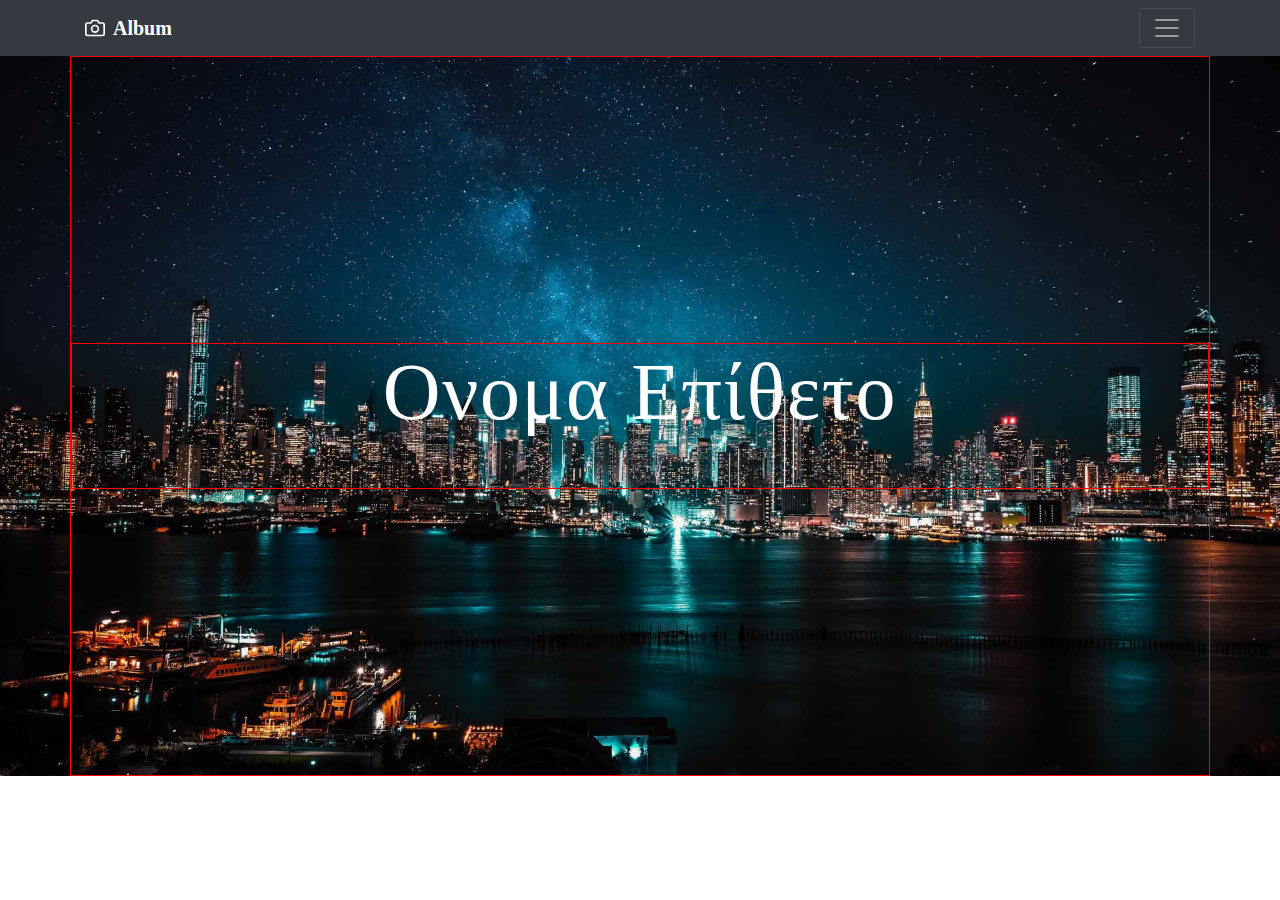
<file: index.html/index.html>
<!doctype html>
<html lang="el">
  <head>
    <meta charset="utf-8">
    <meta name="viewport" content="width=device-width, initial-scale=1, shrink-to-fit=no">
    <meta name="description" content="">
    <meta name="author" content="Mark Otto, Jacob Thornton, and Bootstrap contributors">
    <meta name="generator" content="Hugo 0.80.0">
    <title>εργασία Ολυμπία Τσικαμπάκα</title>

    <link rel="canonical" href="https://getbootstrap.com/docs/4.6/examples/jumbotron/">

    

    <!-- Bootstrap core CSS -->
<link href="../assets/css/bootstrap.css" rel="stylesheet">



  

    
    <!-- Custom styles for this template -->
    <link href="../assets/css/custom.css" rel="stylesheet">
    <link href="../assets/css/fonds.css" rel="stylesheet">
  </head>


  <body>
 <header>
  <div class="collapse bg-black" id="navbarHeader">
    <div class="container">
      <div class="row">
        <div class="col-sm-8 col-md-7 py-4">
          <h4 class="text-white">About</h4>
          <p class="text-muted">Add some information about the album below, the author, or any other background context. Make it a few sentences long so folks can pick up some informative tidbits. Then, link them off to some social networking sites or contact information.</p>
        </div>
        <div class="col-sm-4 offset-md-1 py-4">
          <h4 class="text-white">Contact</h4>
          <ul class="list-unstyled">
            <li><a href="#" class="text-white">Follow on Twitter</a></li>
            <li><a href="#" class="text-white">Like on Facebook</a></li>
            <li><a href="#" class="text-white">Email me</a></li>
          </ul>
        </div>
      </div>
    </div>
  </div>
  <div class="navbar navbar-dark bg-dark shadow-sm">
    <div class="container d-flex justify-content-between">
      <a href="#" class="navbar-brand d-flex align-items-center">
        <svg xmlns="http://www.w3.org/2000/svg" width="20" height="20" fill="none" stroke="currentColor" stroke-linecap="round" stroke-linejoin="round" stroke-width="2" aria-hidden="true" class="mr-2" viewBox="0 0 24 24" focusable="false"><path d="M23 19a2 2 0 0 1-2 2H3a2 2 0 0 1-2-2V8a2 2 0 0 1 2-2h4l2-3h6l2 3h4a2 2 0 0 1 2 2z"/><circle cx="12" cy="13" r="4"/></svg>
        <strong>Album</strong>
      </a>
      <button class="navbar-toggler" type="button" data-toggle="collapse" data-target="#navbarHeader" aria-controls="navbarHeader" aria-expanded="false" aria-label="Toggle navigation">
        <span class="navbar-toggler-icon"></span>
      </button>
    </div>
  </div>
 </header>
<!--section hero-->
 <section class="hero">
<div class="container h-100 test">
  

  <div class="row h-100 justify-content-center align-items-center">
    <div class="col-12 text-center test">
      <h1>Oνομα Eπίθετο</h1>
      <p>web developer</p>
     </div>
  
  </div>
</div>


 </section>

<!--section hero end-->

<!--section about-->
<section class="about">

 </section>
<!--section about end-->

<!--section services-->
 <section class="services">

 </section>

    <script src="https://code.jquery.com/jquery-3.5.1.slim.min.js" ></script>
      <script src="../assets/js/bootstrap.bundle.min.js"></script>

      
  </body>
</html>
</file>
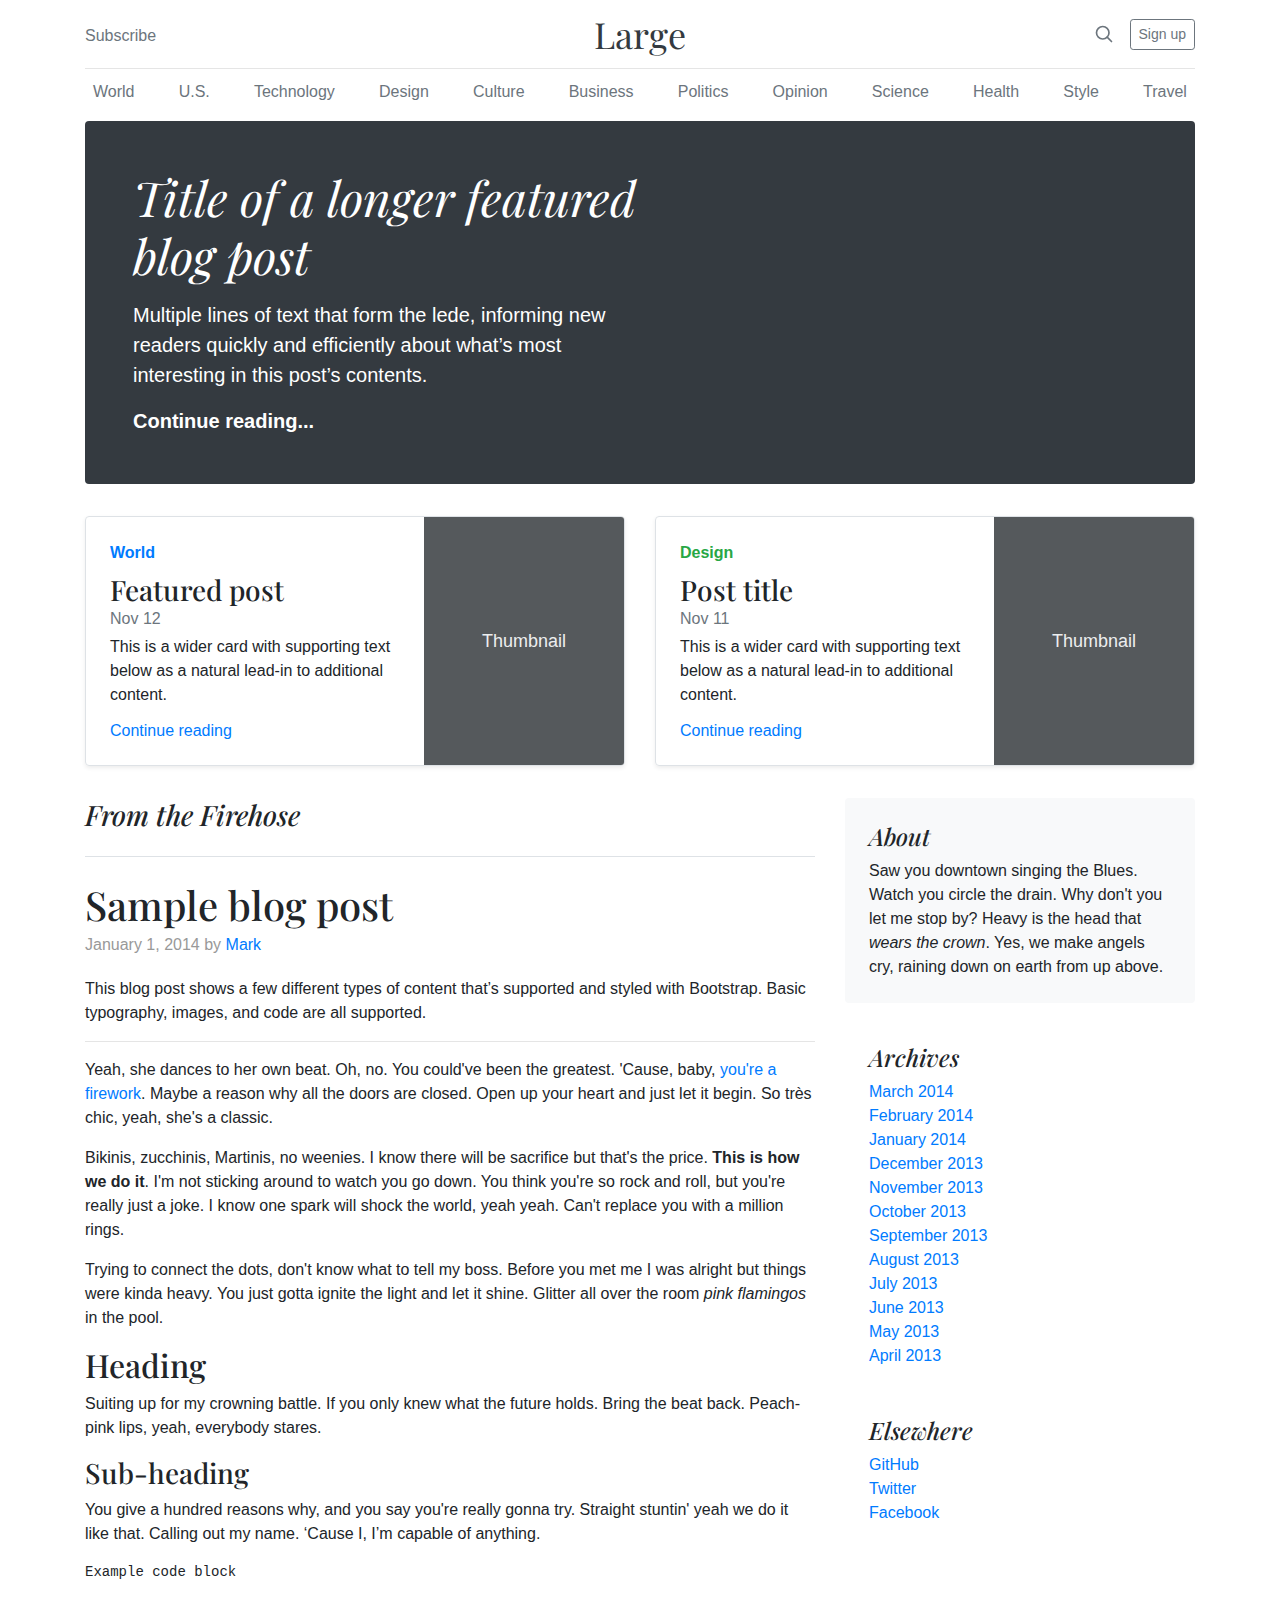
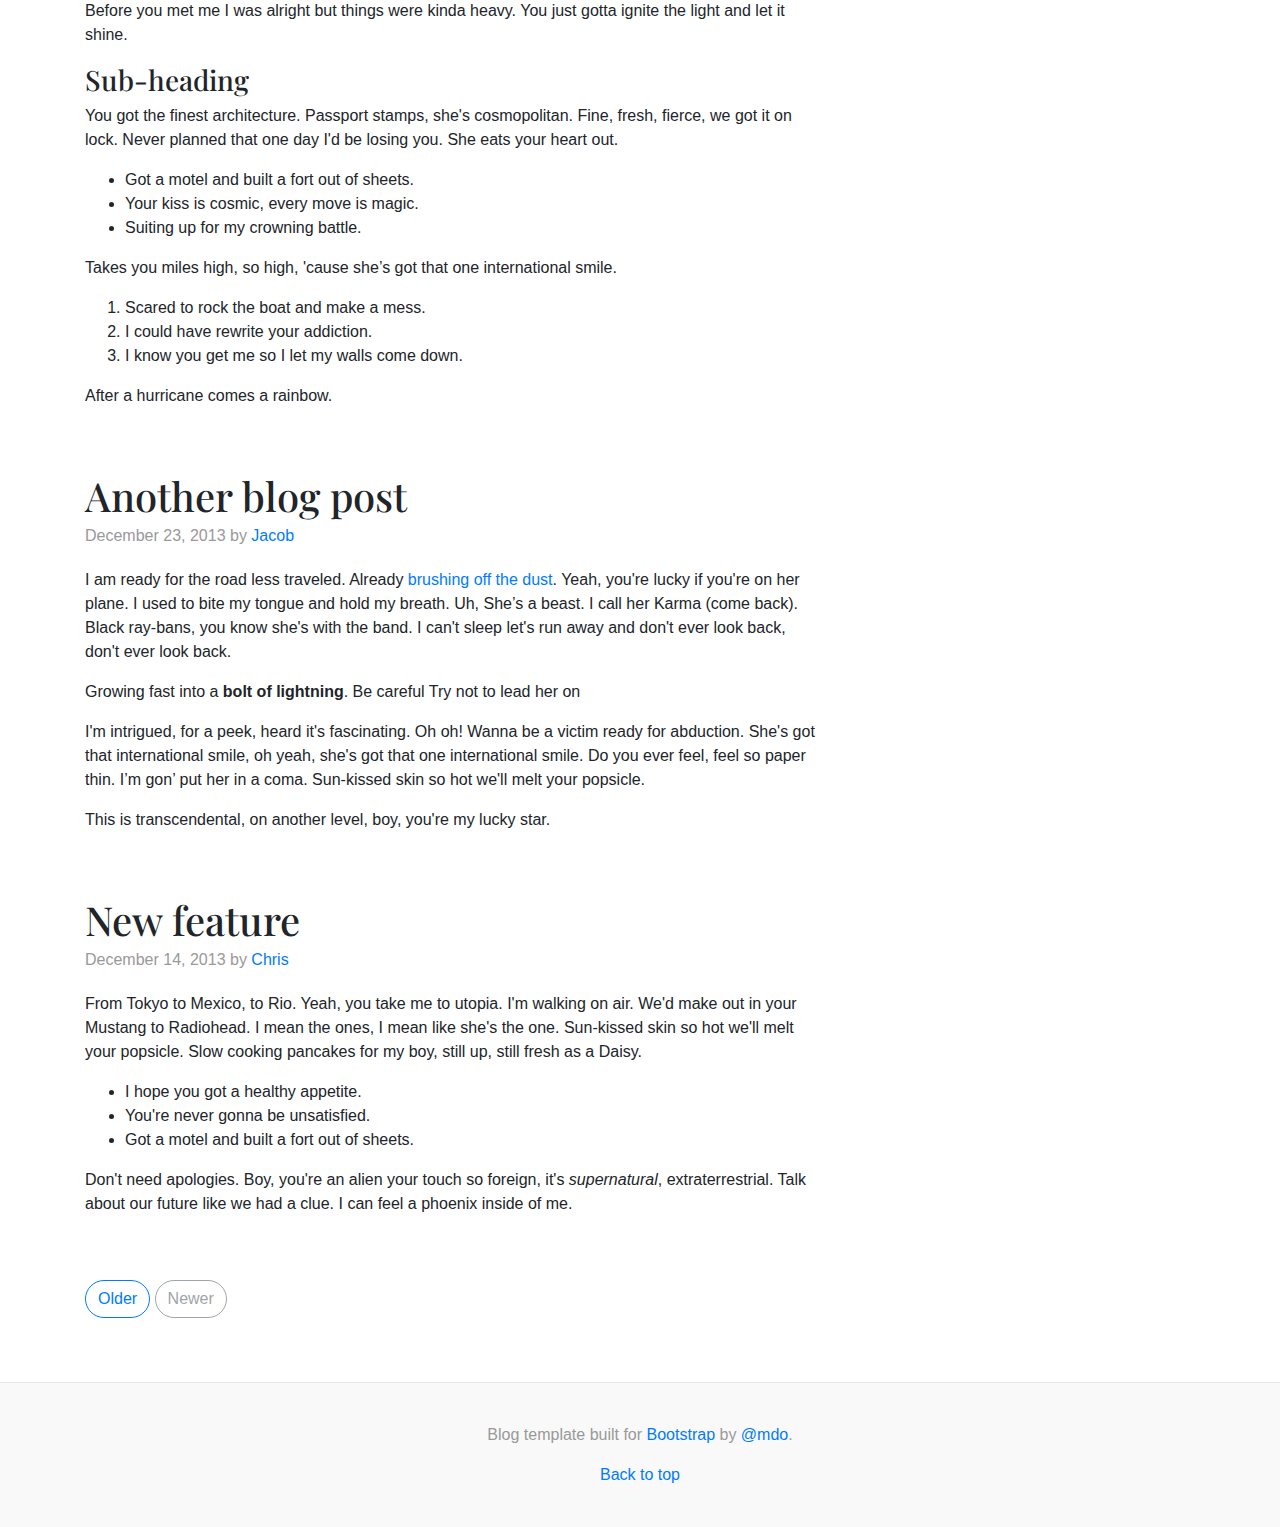
<file: material/downloads/bootstrap-4.6.0-examples/blog/index.html>
<!doctype html>
<html lang="en">
  <head>
    <meta charset="utf-8">
    <meta name="viewport" content="width=device-width, initial-scale=1, shrink-to-fit=no">
    <meta name="description" content="">
    <meta name="author" content="Mark Otto, Jacob Thornton, and Bootstrap contributors">
    <meta name="generator" content="Hugo 0.80.0">
    <title>Blog Template · Bootstrap v4.6</title>

    <link rel="canonical" href="https://getbootstrap.com/docs/4.6/examples/blog/">

    

    <!-- Bootstrap core CSS -->
<link href="../assets/dist/css/bootstrap.min.css" rel="stylesheet">



    <style>
      .bd-placeholder-img {
        font-size: 1.125rem;
        text-anchor: middle;
        -webkit-user-select: none;
        -moz-user-select: none;
        -ms-user-select: none;
        user-select: none;
      }

      @media (min-width: 768px) {
        .bd-placeholder-img-lg {
          font-size: 3.5rem;
        }
      }
    </style>

    
    <!-- Custom styles for this template -->
    <link href="https://fonts.googleapis.com/css?family=Playfair&#43;Display:700,900" rel="stylesheet">
    <!-- Custom styles for this template -->
    <link href="blog.css" rel="stylesheet">
  </head>
  <body>
    
<div class="container">
  <header class="blog-header py-3">
    <div class="row flex-nowrap justify-content-between align-items-center">
      <div class="col-4 pt-1">
        <a class="text-muted" href="#">Subscribe</a>
      </div>
      <div class="col-4 text-center">
        <a class="blog-header-logo text-dark" href="#">Large</a>
      </div>
      <div class="col-4 d-flex justify-content-end align-items-center">
        <a class="text-muted" href="#" aria-label="Search">
          <svg xmlns="http://www.w3.org/2000/svg" width="20" height="20" fill="none" stroke="currentColor" stroke-linecap="round" stroke-linejoin="round" stroke-width="2" class="mx-3" role="img" viewBox="0 0 24 24" focusable="false"><title>Search</title><circle cx="10.5" cy="10.5" r="7.5"/><path d="M21 21l-5.2-5.2"/></svg>
        </a>
        <a class="btn btn-sm btn-outline-secondary" href="#">Sign up</a>
      </div>
    </div>
  </header>

  <div class="nav-scroller py-1 mb-2">
    <nav class="nav d-flex justify-content-between">
      <a class="p-2 text-muted" href="#">World</a>
      <a class="p-2 text-muted" href="#">U.S.</a>
      <a class="p-2 text-muted" href="#">Technology</a>
      <a class="p-2 text-muted" href="#">Design</a>
      <a class="p-2 text-muted" href="#">Culture</a>
      <a class="p-2 text-muted" href="#">Business</a>
      <a class="p-2 text-muted" href="#">Politics</a>
      <a class="p-2 text-muted" href="#">Opinion</a>
      <a class="p-2 text-muted" href="#">Science</a>
      <a class="p-2 text-muted" href="#">Health</a>
      <a class="p-2 text-muted" href="#">Style</a>
      <a class="p-2 text-muted" href="#">Travel</a>
    </nav>
  </div>

  <div class="jumbotron p-4 p-md-5 text-white rounded bg-dark">
    <div class="col-md-6 px-0">
      <h1 class="display-4 font-italic">Title of a longer featured blog post</h1>
      <p class="lead my-3">Multiple lines of text that form the lede, informing new readers quickly and efficiently about what’s most interesting in this post’s contents.</p>
      <p class="lead mb-0"><a href="#" class="text-white font-weight-bold">Continue reading...</a></p>
    </div>
  </div>

  <div class="row mb-2">
    <div class="col-md-6">
      <div class="row no-gutters border rounded overflow-hidden flex-md-row mb-4 shadow-sm h-md-250 position-relative">
        <div class="col p-4 d-flex flex-column position-static">
          <strong class="d-inline-block mb-2 text-primary">World</strong>
          <h3 class="mb-0">Featured post</h3>
          <div class="mb-1 text-muted">Nov 12</div>
          <p class="card-text mb-auto">This is a wider card with supporting text below as a natural lead-in to additional content.</p>
          <a href="#" class="stretched-link">Continue reading</a>
        </div>
        <div class="col-auto d-none d-lg-block">
          <svg class="bd-placeholder-img" width="200" height="250" xmlns="http://www.w3.org/2000/svg" role="img" aria-label="Placeholder: Thumbnail" preserveAspectRatio="xMidYMid slice" focusable="false"><title>Placeholder</title><rect width="100%" height="100%" fill="#55595c"/><text x="50%" y="50%" fill="#eceeef" dy=".3em">Thumbnail</text></svg>

        </div>
      </div>
    </div>
    <div class="col-md-6">
      <div class="row no-gutters border rounded overflow-hidden flex-md-row mb-4 shadow-sm h-md-250 position-relative">
        <div class="col p-4 d-flex flex-column position-static">
          <strong class="d-inline-block mb-2 text-success">Design</strong>
          <h3 class="mb-0">Post title</h3>
          <div class="mb-1 text-muted">Nov 11</div>
          <p class="mb-auto">This is a wider card with supporting text below as a natural lead-in to additional content.</p>
          <a href="#" class="stretched-link">Continue reading</a>
        </div>
        <div class="col-auto d-none d-lg-block">
          <svg class="bd-placeholder-img" width="200" height="250" xmlns="http://www.w3.org/2000/svg" role="img" aria-label="Placeholder: Thumbnail" preserveAspectRatio="xMidYMid slice" focusable="false"><title>Placeholder</title><rect width="100%" height="100%" fill="#55595c"/><text x="50%" y="50%" fill="#eceeef" dy=".3em">Thumbnail</text></svg>

        </div>
      </div>
    </div>
  </div>
</div>

<main role="main" class="container">
  <div class="row">
    <div class="col-md-8 blog-main">
      <h3 class="pb-4 mb-4 font-italic border-bottom">
        From the Firehose
      </h3>

      <div class="blog-post">
        <h2 class="blog-post-title">Sample blog post</h2>
        <p class="blog-post-meta">January 1, 2014 by <a href="#">Mark</a></p>

        <p>This blog post shows a few different types of content that’s supported and styled with Bootstrap. Basic typography, images, and code are all supported.</p>
        <hr>
        <p>Yeah, she dances to her own beat. Oh, no. You could've been the greatest. 'Cause, baby, <a href="#">you're a firework</a>. Maybe a reason why all the doors are closed. Open up your heart and just let it begin. So très chic, yeah, she's a classic.</p>
        <blockquote>
          <p>Bikinis, zucchinis, Martinis, no weenies. I know there will be sacrifice but that's the price. <strong>This is how we do it</strong>. I'm not sticking around to watch you go down. You think you're so rock and roll, but you're really just a joke. I know one spark will shock the world, yeah yeah. Can't replace you with a million rings.</p>
        </blockquote>
        <p>Trying to connect the dots, don't know what to tell my boss. Before you met me I was alright but things were kinda heavy. You just gotta ignite the light and let it shine. Glitter all over the room <em>pink flamingos</em> in the pool. </p>
        <h2>Heading</h2>
        <p>Suiting up for my crowning battle. If you only knew what the future holds. Bring the beat back. Peach-pink lips, yeah, everybody stares.</p>
        <h3>Sub-heading</h3>
        <p>You give a hundred reasons why, and you say you're really gonna try. Straight stuntin' yeah we do it like that. Calling out my name. ‘Cause I, I’m capable of anything.</p>
        <pre><code>Example code block</code></pre>
        <p>Before you met me I was alright but things were kinda heavy. You just gotta ignite the light and let it shine.</p>
        <h3>Sub-heading</h3>
        <p>You got the finest architecture. Passport stamps, she's cosmopolitan. Fine, fresh, fierce, we got it on lock. Never planned that one day I'd be losing you. She eats your heart out.</p>
        <ul>
          <li>Got a motel and built a fort out of sheets.</li>
          <li>Your kiss is cosmic, every move is magic.</li>
          <li>Suiting up for my crowning battle.</li>
        </ul>
        <p>Takes you miles high, so high, 'cause she’s got that one international smile.</p>
        <ol>
          <li>Scared to rock the boat and make a mess.</li>
          <li>I could have rewrite your addiction.</li>
          <li>I know you get me so I let my walls come down.</li>
        </ol>
        <p>After a hurricane comes a rainbow.</p>
      </div><!-- /.blog-post -->

      <div class="blog-post">
        <h2 class="blog-post-title">Another blog post</h2>
        <p class="blog-post-meta">December 23, 2013 by <a href="#">Jacob</a></p>

        <p>I am ready for the road less traveled. Already <a href="#">brushing off the dust</a>. Yeah, you're lucky if you're on her plane. I used to bite my tongue and hold my breath. Uh, She’s a beast. I call her Karma (come back). Black ray-bans, you know she's with the band. I can't sleep let's run away and don't ever look back, don't ever look back.</p>
        <blockquote>
          <p>Growing fast into a <strong>bolt of lightning</strong>. Be careful Try not to lead her on</p>
        </blockquote>
        <p>I'm intrigued, for a peek, heard it's fascinating. Oh oh! Wanna be a victim ready for abduction. She's got that international smile, oh yeah, she's got that one international smile. Do you ever feel, feel so paper thin. I’m gon’ put her in a coma. Sun-kissed skin so hot we'll melt your popsicle.</p>
        <p>This is transcendental, on another level, boy, you're my lucky star.</p>
      </div><!-- /.blog-post -->

      <div class="blog-post">
        <h2 class="blog-post-title">New feature</h2>
        <p class="blog-post-meta">December 14, 2013 by <a href="#">Chris</a></p>

        <p>From Tokyo to Mexico, to Rio. Yeah, you take me to utopia. I'm walking on air. We'd make out in your Mustang to Radiohead. I mean the ones, I mean like she's the one. Sun-kissed skin so hot we'll melt your popsicle. Slow cooking pancakes for my boy, still up, still fresh as a Daisy.</p>
        <ul>
          <li>I hope you got a healthy appetite.</li>
          <li>You're never gonna be unsatisfied.</li>
          <li>Got a motel and built a fort out of sheets.</li>
        </ul>
        <p>Don't need apologies. Boy, you're an alien your touch so foreign, it's <em>supernatural</em>, extraterrestrial. Talk about our future like we had a clue. I can feel a phoenix inside of me.</p>
      </div><!-- /.blog-post -->

      <nav class="blog-pagination">
        <a class="btn btn-outline-primary" href="#">Older</a>
        <a class="btn btn-outline-secondary disabled" href="#" tabindex="-1" aria-disabled="true">Newer</a>
      </nav>

    </div><!-- /.blog-main -->

    <aside class="col-md-4 blog-sidebar">
      <div class="p-4 mb-3 bg-light rounded">
        <h4 class="font-italic">About</h4>
        <p class="mb-0">Saw you downtown singing the Blues. Watch you circle the drain. Why don't you let me stop by? Heavy is the head that <em>wears the crown</em>. Yes, we make angels cry, raining down on earth from up above.</p>
      </div>

      <div class="p-4">
        <h4 class="font-italic">Archives</h4>
        <ol class="list-unstyled mb-0">
          <li><a href="#">March 2014</a></li>
          <li><a href="#">February 2014</a></li>
          <li><a href="#">January 2014</a></li>
          <li><a href="#">December 2013</a></li>
          <li><a href="#">November 2013</a></li>
          <li><a href="#">October 2013</a></li>
          <li><a href="#">September 2013</a></li>
          <li><a href="#">August 2013</a></li>
          <li><a href="#">July 2013</a></li>
          <li><a href="#">June 2013</a></li>
          <li><a href="#">May 2013</a></li>
          <li><a href="#">April 2013</a></li>
        </ol>
      </div>

      <div class="p-4">
        <h4 class="font-italic">Elsewhere</h4>
        <ol class="list-unstyled">
          <li><a href="#">GitHub</a></li>
          <li><a href="#">Twitter</a></li>
          <li><a href="#">Facebook</a></li>
        </ol>
      </div>
    </aside><!-- /.blog-sidebar -->

  </div><!-- /.row -->

</main><!-- /.container -->

<footer class="blog-footer">
  <p>Blog template built for <a href="https://getbootstrap.com/">Bootstrap</a> by <a href="https://twitter.com/mdo">@mdo</a>.</p>
  <p>
    <a href="#">Back to top</a>
  </p>
</footer>


    
  </body>
</html>
</file>
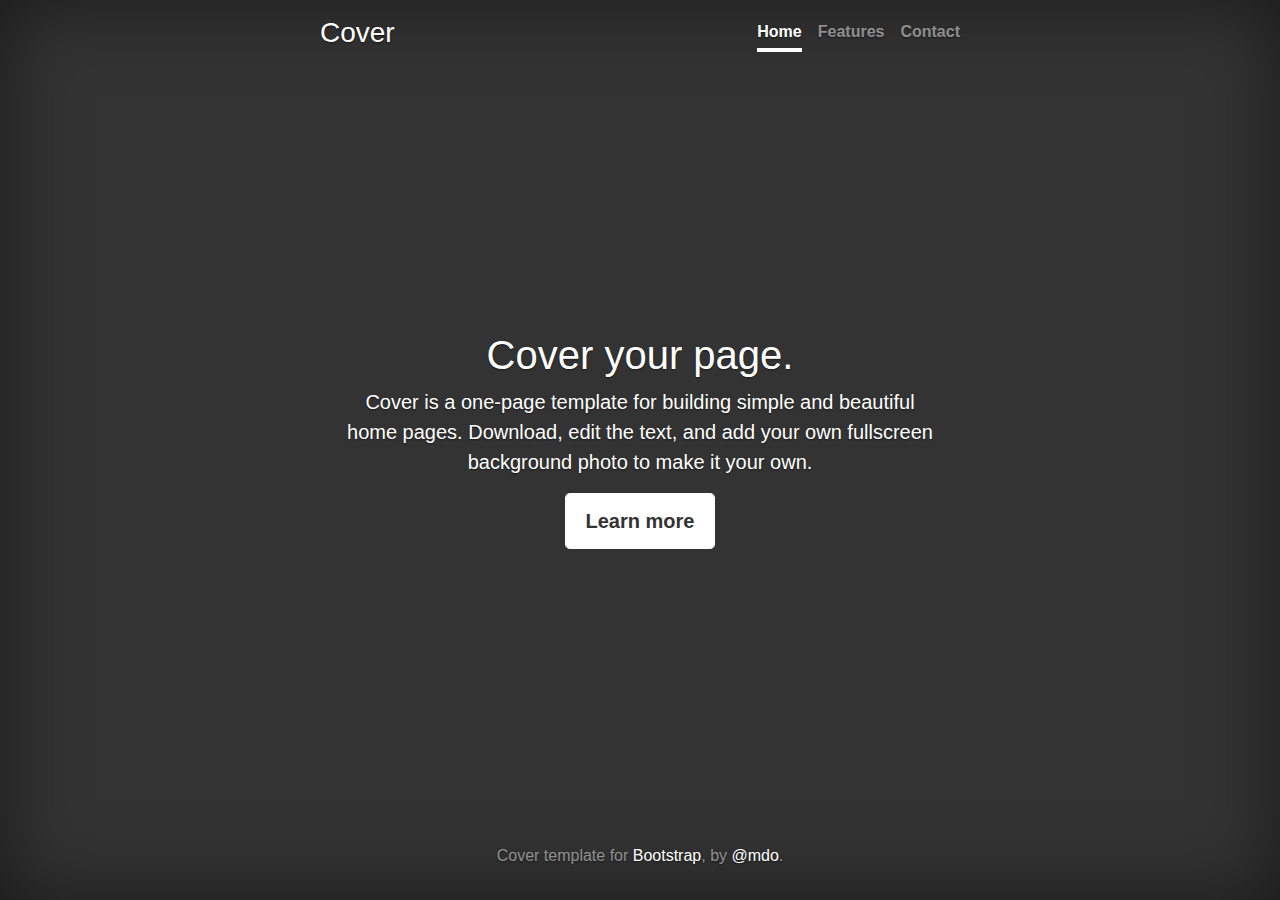
<file: material/downloads/bootstrap-4.6.0-examples/cover/index.html>
<!doctype html>
<html lang="en">
  <head>
    <meta charset="utf-8">
    <meta name="viewport" content="width=device-width, initial-scale=1, shrink-to-fit=no">
    <meta name="description" content="">
    <meta name="author" content="Mark Otto, Jacob Thornton, and Bootstrap contributors">
    <meta name="generator" content="Hugo 0.80.0">
    <title>Cover Template · Bootstrap v4.6</title>

    <link rel="canonical" href="https://getbootstrap.com/docs/4.6/examples/cover/">

    

    <!-- Bootstrap core CSS -->
<link href="../assets/dist/css/bootstrap.min.css" rel="stylesheet">



    <style>
      .bd-placeholder-img {
        font-size: 1.125rem;
        text-anchor: middle;
        -webkit-user-select: none;
        -moz-user-select: none;
        -ms-user-select: none;
        user-select: none;
      }

      @media (min-width: 768px) {
        .bd-placeholder-img-lg {
          font-size: 3.5rem;
        }
      }
    </style>

    
    <!-- Custom styles for this template -->
    <link href="cover.css" rel="stylesheet">
  </head>
  <body class="text-center">
    
<div class="cover-container d-flex w-100 h-100 p-3 mx-auto flex-column">
  <header class="masthead mb-auto">
    <div class="inner">
      <h3 class="masthead-brand">Cover</h3>
      <nav class="nav nav-masthead justify-content-center">
        <a class="nav-link active" href="#">Home</a>
        <a class="nav-link" href="#">Features</a>
        <a class="nav-link" href="#">Contact</a>
      </nav>
    </div>
  </header>

  <main role="main" class="inner cover">
    <h1 class="cover-heading">Cover your page.</h1>
    <p class="lead">Cover is a one-page template for building simple and beautiful home pages. Download, edit the text, and add your own fullscreen background photo to make it your own.</p>
    <p class="lead">
      <a href="#" class="btn btn-lg btn-secondary">Learn more</a>
    </p>
  </main>

  <footer class="mastfoot mt-auto">
    <div class="inner">
      <p>Cover template for <a href="https://getbootstrap.com/">Bootstrap</a>, by <a href="https://twitter.com/mdo">@mdo</a>.</p>
    </div>
  </footer>
</div>


    
  </body>
</html>
</file>
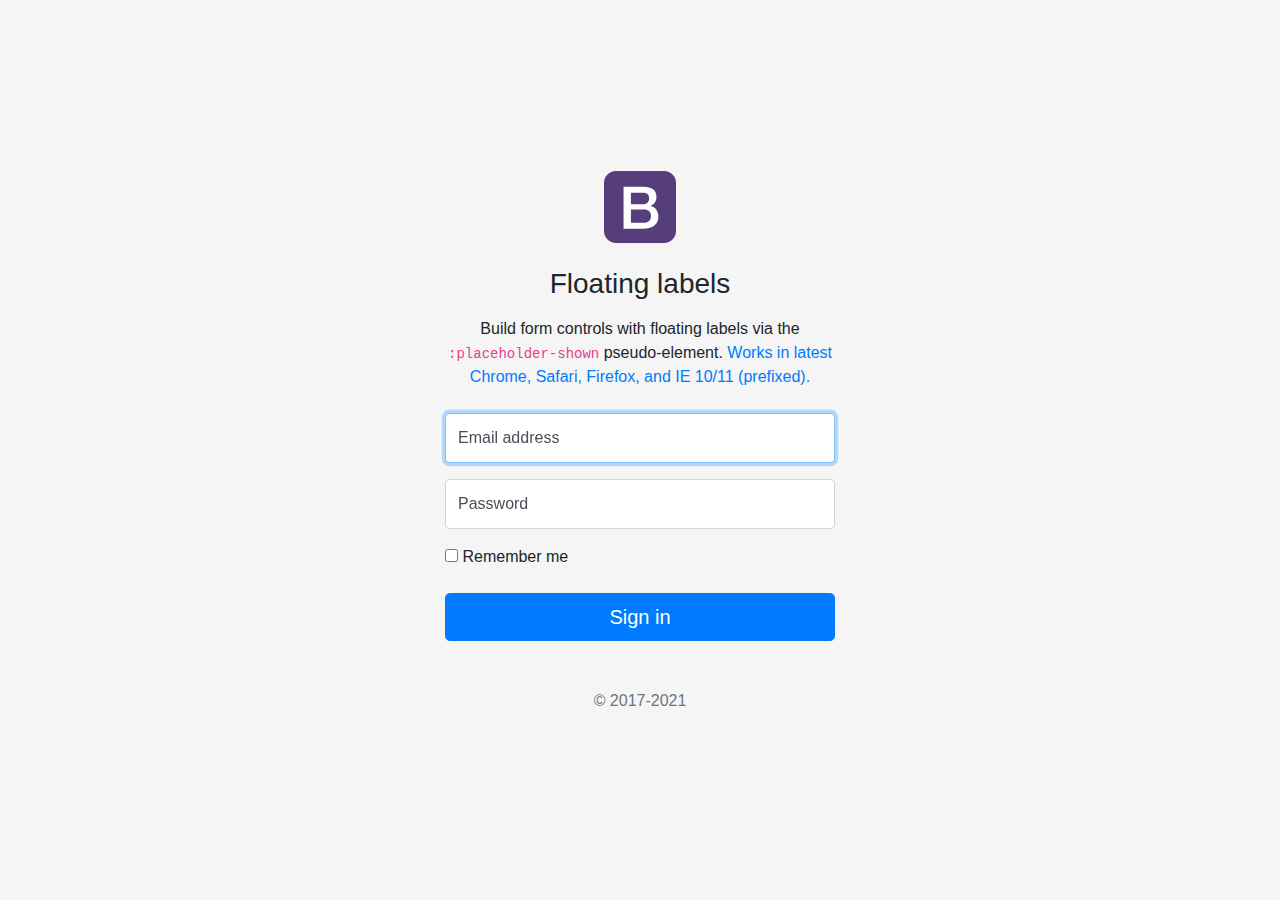
<file: material/downloads/bootstrap-4.6.0-examples/floating-labels/index.html>
<!doctype html>
<html lang="en">
  <head>
    <meta charset="utf-8">
    <meta name="viewport" content="width=device-width, initial-scale=1, shrink-to-fit=no">
    <meta name="description" content="">
    <meta name="author" content="Mark Otto, Jacob Thornton, and Bootstrap contributors">
    <meta name="generator" content="Hugo 0.80.0">
    <title>Floating labels example · Bootstrap v4.6</title>

    <link rel="canonical" href="https://getbootstrap.com/docs/4.6/examples/floating-labels/">

    

    <!-- Bootstrap core CSS -->
<link href="../assets/dist/css/bootstrap.min.css" rel="stylesheet">



    <style>
      .bd-placeholder-img {
        font-size: 1.125rem;
        text-anchor: middle;
        -webkit-user-select: none;
        -moz-user-select: none;
        -ms-user-select: none;
        user-select: none;
      }

      @media (min-width: 768px) {
        .bd-placeholder-img-lg {
          font-size: 3.5rem;
        }
      }
    </style>

    
    <!-- Custom styles for this template -->
    <link href="floating-labels.css" rel="stylesheet">
  </head>
  <body>
    
<form class="form-signin">
  <div class="text-center mb-4">
    <img class="mb-4" src="../assets/brand/bootstrap-solid.svg" alt="" width="72" height="72">
    <h1 class="h3 mb-3 font-weight-normal">Floating labels</h1>
    <p>Build form controls with floating labels via the <code>:placeholder-shown</code> pseudo-element. <a href="https://caniuse.com/css-placeholder-shown">Works in latest Chrome, Safari, Firefox, and IE 10/11 (prefixed).</a></p>
  </div>

  <div class="form-label-group">
    <input type="email" id="inputEmail" class="form-control" placeholder="Email address" required autofocus>
    <label for="inputEmail">Email address</label>
  </div>

  <div class="form-label-group">
    <input type="password" id="inputPassword" class="form-control" placeholder="Password" required>
    <label for="inputPassword">Password</label>
  </div>

  <div class="checkbox mb-3">
    <label>
      <input type="checkbox" value="remember-me"> Remember me
    </label>
  </div>
  <button class="btn btn-lg btn-primary btn-block" type="submit">Sign in</button>
  <p class="mt-5 mb-3 text-muted text-center">&copy; 2017-2021</p>
</form>


    
  </body>
</html>
</file>
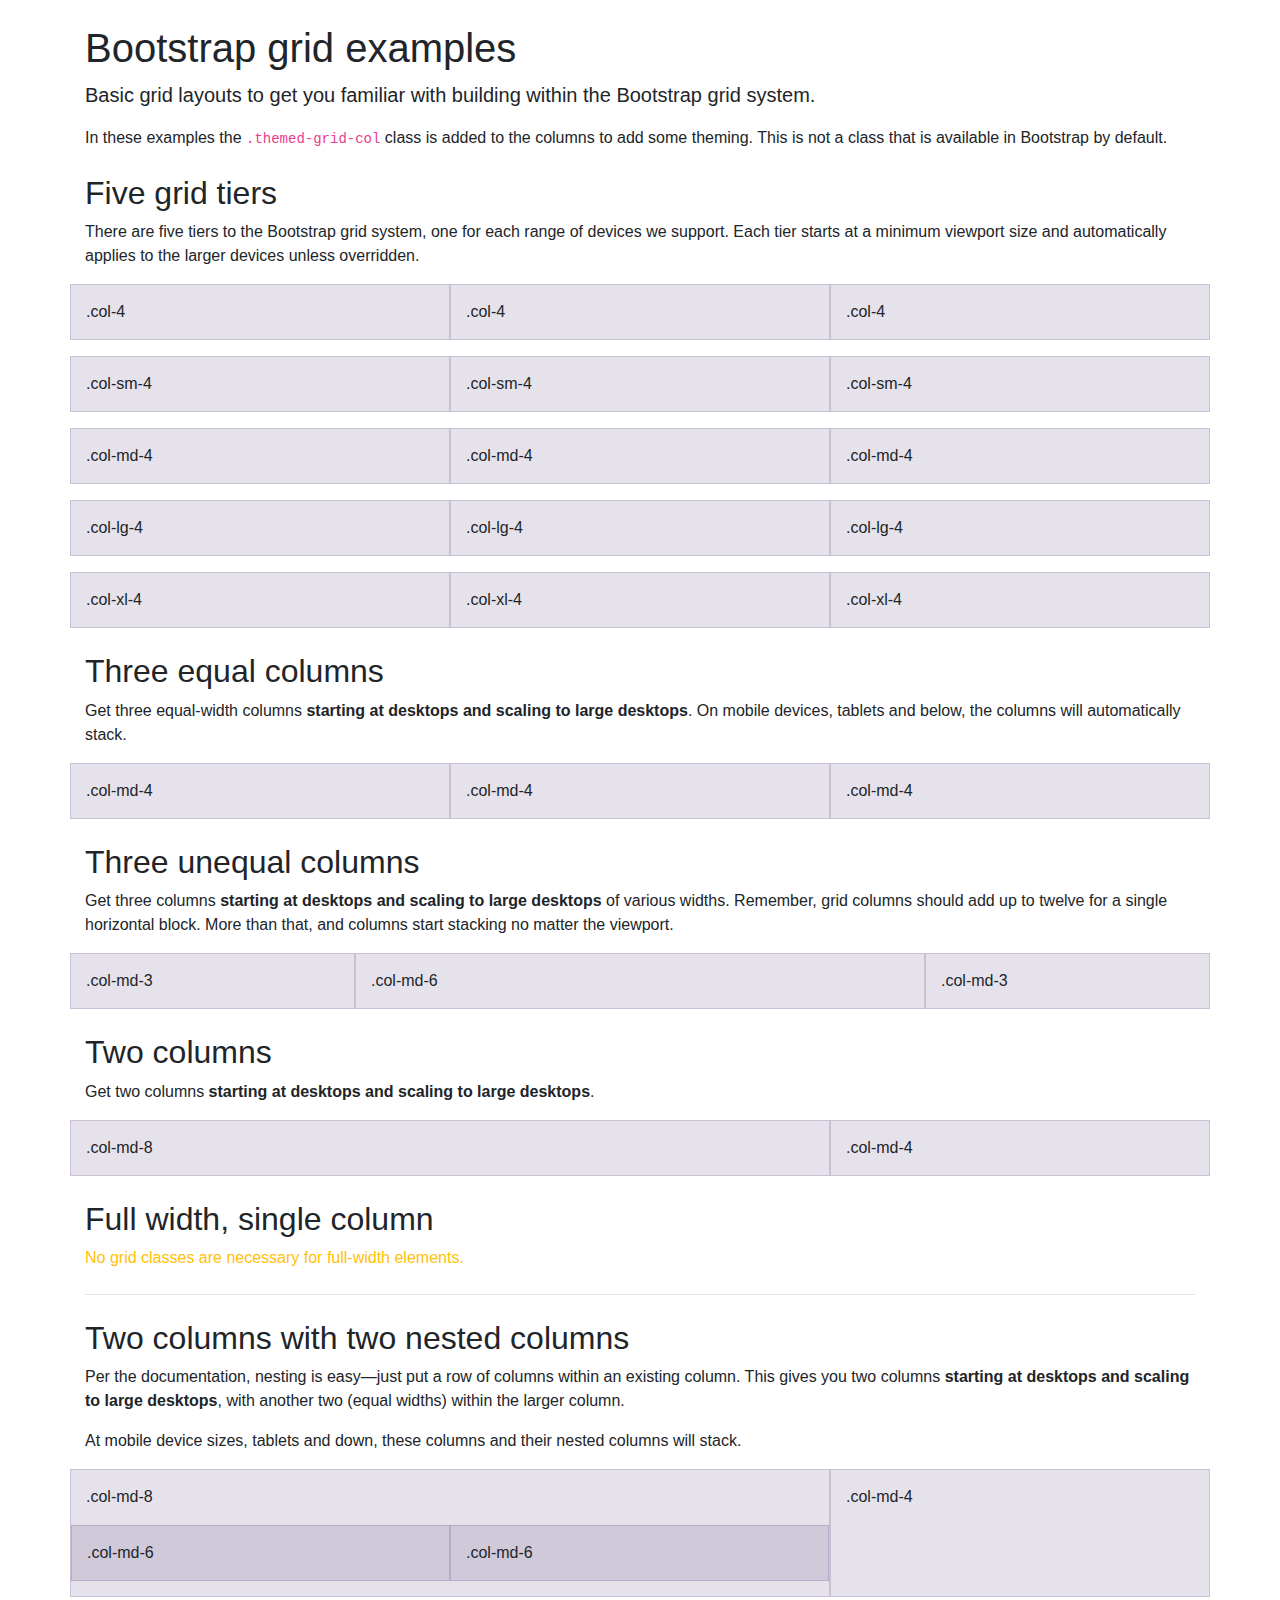
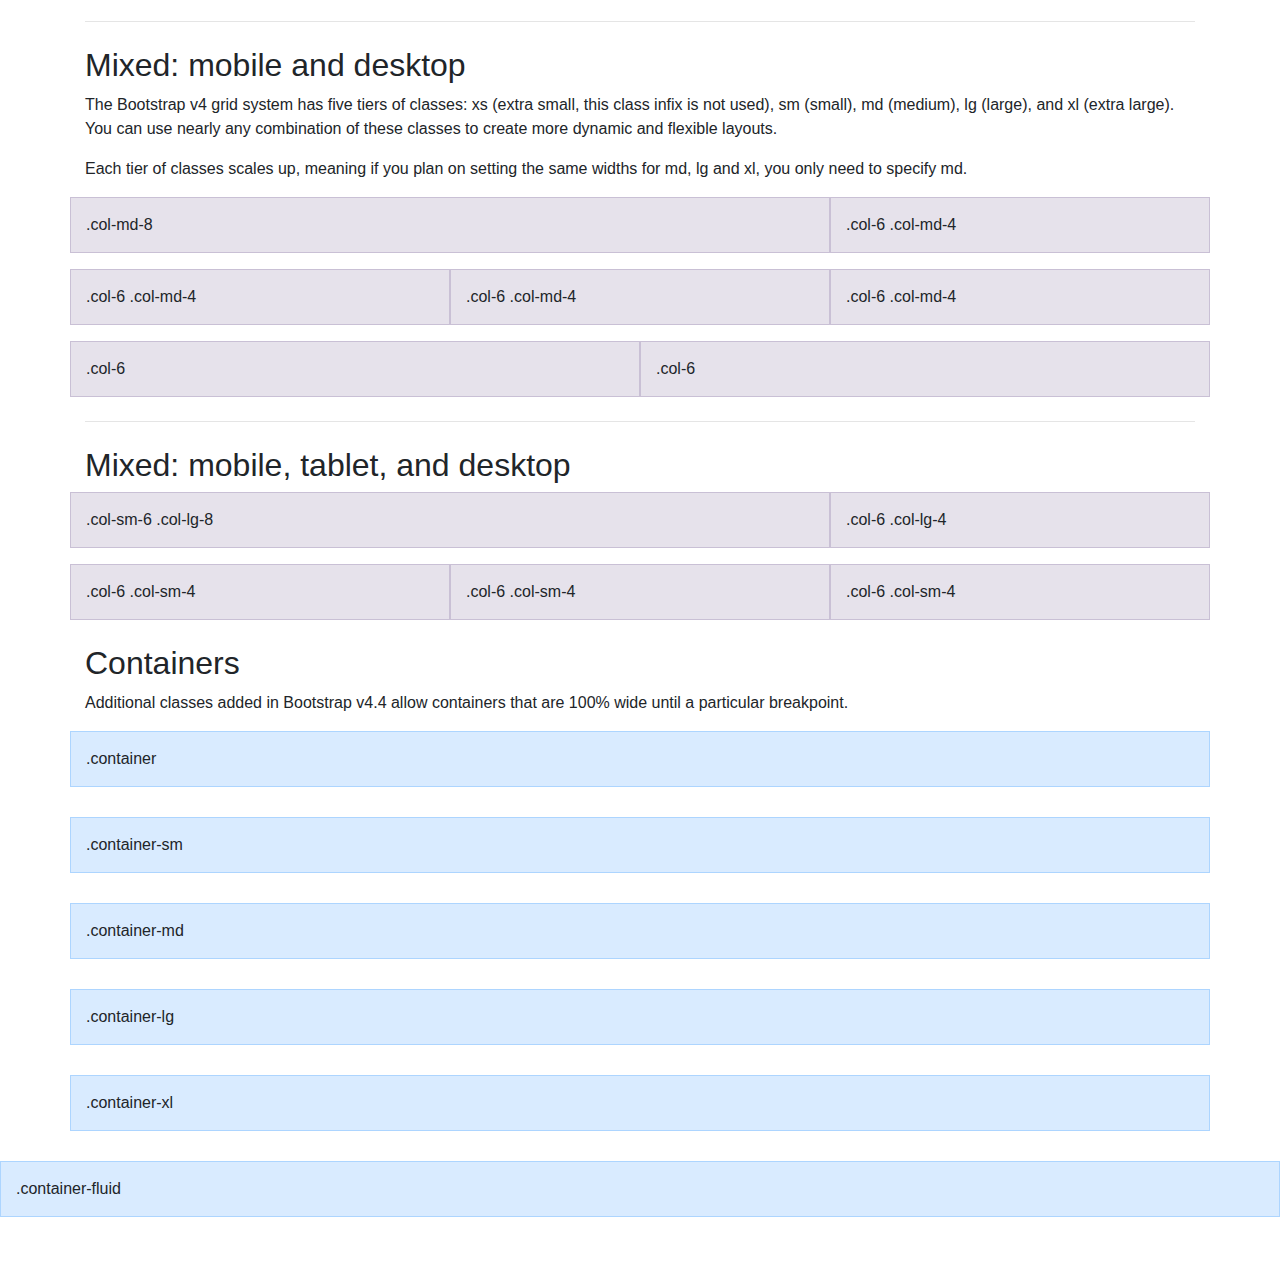
<file: material/downloads/bootstrap-4.6.0-examples/grid/index.html>
<!doctype html>
<html lang="en">
  <head>
    <meta charset="utf-8">
    <meta name="viewport" content="width=device-width, initial-scale=1, shrink-to-fit=no">
    <meta name="description" content="">
    <meta name="author" content="Mark Otto, Jacob Thornton, and Bootstrap contributors">
    <meta name="generator" content="Hugo 0.80.0">
    <title>Grid Template · Bootstrap v4.6</title>

    <link rel="canonical" href="https://getbootstrap.com/docs/4.6/examples/grid/">

    

    <!-- Bootstrap core CSS -->
<link href="../assets/dist/css/bootstrap.min.css" rel="stylesheet">



    <style>
      .bd-placeholder-img {
        font-size: 1.125rem;
        text-anchor: middle;
        -webkit-user-select: none;
        -moz-user-select: none;
        -ms-user-select: none;
        user-select: none;
      }

      @media (min-width: 768px) {
        .bd-placeholder-img-lg {
          font-size: 3.5rem;
        }
      }
    </style>

    
    <!-- Custom styles for this template -->
    <link href="grid.css" rel="stylesheet">
  </head>
  <body class="py-4">
    
<div class="container">

  <h1>Bootstrap grid examples</h1>
  <p class="lead">Basic grid layouts to get you familiar with building within the Bootstrap grid system.</p>
  <p>In these examples the <code>.themed-grid-col</code> class is added to the columns to add some theming. This is not a class that is available in Bootstrap by default.</p>

  <h2 class="mt-4">Five grid tiers</h2>
  <p>There are five tiers to the Bootstrap grid system, one for each range of devices we support. Each tier starts at a minimum viewport size and automatically applies to the larger devices unless overridden.</p>

  <div class="row mb-3">
    <div class="col-4 themed-grid-col">.col-4</div>
    <div class="col-4 themed-grid-col">.col-4</div>
    <div class="col-4 themed-grid-col">.col-4</div>
  </div>

  <div class="row mb-3">
    <div class="col-sm-4 themed-grid-col">.col-sm-4</div>
    <div class="col-sm-4 themed-grid-col">.col-sm-4</div>
    <div class="col-sm-4 themed-grid-col">.col-sm-4</div>
  </div>

  <div class="row mb-3">
    <div class="col-md-4 themed-grid-col">.col-md-4</div>
    <div class="col-md-4 themed-grid-col">.col-md-4</div>
    <div class="col-md-4 themed-grid-col">.col-md-4</div>
  </div>

  <div class="row mb-3">
    <div class="col-lg-4 themed-grid-col">.col-lg-4</div>
    <div class="col-lg-4 themed-grid-col">.col-lg-4</div>
    <div class="col-lg-4 themed-grid-col">.col-lg-4</div>
  </div>

  <div class="row mb-3">
    <div class="col-xl-4 themed-grid-col">.col-xl-4</div>
    <div class="col-xl-4 themed-grid-col">.col-xl-4</div>
    <div class="col-xl-4 themed-grid-col">.col-xl-4</div>
  </div>

  <h2 class="mt-4">Three equal columns</h2>
  <p>Get three equal-width columns <strong>starting at desktops and scaling to large desktops</strong>. On mobile devices, tablets and below, the columns will automatically stack.</p>
  <div class="row mb-3">
    <div class="col-md-4 themed-grid-col">.col-md-4</div>
    <div class="col-md-4 themed-grid-col">.col-md-4</div>
    <div class="col-md-4 themed-grid-col">.col-md-4</div>
  </div>

  <h2 class="mt-4">Three unequal columns</h2>
  <p>Get three columns <strong>starting at desktops and scaling to large desktops</strong> of various widths. Remember, grid columns should add up to twelve for a single horizontal block. More than that, and columns start stacking no matter the viewport.</p>
  <div class="row mb-3">
    <div class="col-md-3 themed-grid-col">.col-md-3</div>
    <div class="col-md-6 themed-grid-col">.col-md-6</div>
    <div class="col-md-3 themed-grid-col">.col-md-3</div>
  </div>

  <h2 class="mt-4">Two columns</h2>
  <p>Get two columns <strong>starting at desktops and scaling to large desktops</strong>.</p>
  <div class="row mb-3">
    <div class="col-md-8 themed-grid-col">.col-md-8</div>
    <div class="col-md-4 themed-grid-col">.col-md-4</div>
  </div>

  <h2 class="mt-4">Full width, single column</h2>
  <p class="text-warning">
    No grid classes are necessary for full-width elements.
  </p>

  <hr class="my-4">

  <h2 class="mt-4">Two columns with two nested columns</h2>
  <p>Per the documentation, nesting is easy—just put a row of columns within an existing column. This gives you two columns <strong>starting at desktops and scaling to large desktops</strong>, with another two (equal widths) within the larger column.</p>
  <p>At mobile device sizes, tablets and down, these columns and their nested columns will stack.</p>
  <div class="row mb-3">
    <div class="col-md-8 themed-grid-col">
      <div class="pb-3">
        .col-md-8
      </div>
      <div class="row">
        <div class="col-md-6 themed-grid-col">.col-md-6</div>
        <div class="col-md-6 themed-grid-col">.col-md-6</div>
      </div>
    </div>
    <div class="col-md-4 themed-grid-col">.col-md-4</div>
  </div>

  <hr class="my-4">

  <h2 class="mt-4">Mixed: mobile and desktop</h2>
  <p>The Bootstrap v4 grid system has five tiers of classes: xs (extra small, this class infix is not used), sm (small), md (medium), lg (large), and xl (extra large). You can use nearly any combination of these classes to create more dynamic and flexible layouts.</p>
  <p>Each tier of classes scales up, meaning if you plan on setting the same widths for md, lg and xl, you only need to specify md.</p>
  <div class="row mb-3">
    <div class="col-md-8 themed-grid-col">.col-md-8</div>
    <div class="col-6 col-md-4 themed-grid-col">.col-6 .col-md-4</div>
  </div>
  <div class="row mb-3">
    <div class="col-6 col-md-4 themed-grid-col">.col-6 .col-md-4</div>
    <div class="col-6 col-md-4 themed-grid-col">.col-6 .col-md-4</div>
    <div class="col-6 col-md-4 themed-grid-col">.col-6 .col-md-4</div>
  </div>
  <div class="row mb-3">
    <div class="col-6 themed-grid-col">.col-6</div>
    <div class="col-6 themed-grid-col">.col-6</div>
  </div>

  <hr class="my-4">

  <h2 class="mt-4">Mixed: mobile, tablet, and desktop</h2>
  <div class="row mb-3">
    <div class="col-sm-6 col-lg-8 themed-grid-col">.col-sm-6 .col-lg-8</div>
    <div class="col-6 col-lg-4 themed-grid-col">.col-6 .col-lg-4</div>
  </div>
  <div class="row mb-3">
    <div class="col-6 col-sm-4 themed-grid-col">.col-6 .col-sm-4</div>
    <div class="col-6 col-sm-4 themed-grid-col">.col-6 .col-sm-4</div>
    <div class="col-6 col-sm-4 themed-grid-col">.col-6 .col-sm-4</div>
  </div>

</div>

<div class="container" id="containers">
  <h2 class="mt-4">Containers</h2>
  <p>Additional classes added in Bootstrap v4.4 allow containers that are 100% wide until a particular breakpoint.</p>
</div>

<div class="container themed-container">.container</div>
<div class="container-sm themed-container">.container-sm</div>
<div class="container-md themed-container">.container-md</div>
<div class="container-lg themed-container">.container-lg</div>
<div class="container-xl themed-container">.container-xl</div>
<div class="container-fluid themed-container">.container-fluid</div>


    
  </body>
</html>
</file>
<file: assets/css/custom.css>
.test{border: 1px solid red;
}

body,html{ 
    font-family:'ProximaNova-Rg';
    height: 100%;
}

.bg-black {
    background-color: #000000!important;
}

.hero-text{
    
   height:100vh ; 
}

   section.hero h1{
        font-size: 5rem;
    font-family: 'ProximaNova Bold';
    letter-spacing: .1rem;
    color: #fff;
}

.hero-text p{
    font-size: 2.5rem;
    letter-spacing:.15rem;
}
section.hero{
    background:url(../img/hero_01.jpg)no-repeat center center;
    background-size: cover;
    height: 80vh;
}
</file>
<file: assets/css/fonds.css>
@font-face {
    font-family: 'Proxima Nova Extrabld';
    src:url('../fonts/ProximaNova-Extrabld.eot');
    src:url('../fonts/ProximaNova-Extrabld.eot?#iefix') format('embedded-opentype'),
      url('../fonts/ProximaNova-Extrabld.woff2') format('woff2'),
      url('../fonts/ProximaNova-Extrabld.woff') format('woff'),
      url('../fonts/ProximaNova-Extrabld.svg#ProximaNova-Extrabld') format('svg');
    font-weight: bold;
    font-style: normal;
    font-display: swap;
}

@font-face {
    font-family: 'Proxima Nova Bold';
    src:url('../fonts/ProximaNova-Bold.eot');
    src:url('../fonts/ProximaNova-Bold.eot?#iefix') format('embedded-opentype'),
      url('../fonts/ProximaNova-Bold.woff2') format('woff2'),
      url('../fonts/ProximaNova-Bold.woff') format('woff'),
      url('../fonts/ProximaNova-Bold.svg#ProximaNova-Bold') format('svg');
    font-weight: bold;
    font-style: normal;
    font-display: swap;
}

@font-face {
    font-family: 'Proxima Nova Th';
    src:url('../fonts/ProximaNovaT-Thin.eot');
    src:url('../fonts/ProximaNovaT-Thin.eot?#iefix') format('embedded-opentype'),
      url('../fonts/ProximaNovaT-Thin.woff2') format('woff2'),
      url('../fonts/ProximaNovaT-Thin.woff') format('woff'),
      url('../fonts/ProximaNovaT-Thin.svg#ProximaNovaT-Thin') format('svg');
    font-weight: 100;
    font-style: normal;
    font-display: swap;
}

@font-face {
    font-family: 'Proxima Nova Rg';
    src:url('../fonts/ProximaNova-Regular.eot');
    src:url('../fonts/ProximaNova-Regular.eot?#iefix') format('embedded-opentype'),
      url('../fonts/ProximaNova-Regular.woff2') format('woff2'),
      url('../fonts/ProximaNova-Regular.woff') format('woff'),
      url('../fonts/ProximaNova-Regular.svg#ProximaNova-Regular') format('svg');
    font-weight: normal;
    font-style: normal;
    font-display: swap;
}

@font-face {
    font-family: 'Proxima Nova Bl';
    src:url('../fonts/ProximaNova-Black.eot');
    src:url('../fonts/ProximaNova-Black.eot?#iefix') format('embedded-opentype'),
      url('../fonts/ProximaNova-Black.woff2') format('woff2'),
      url('../fonts/ProximaNova-Black.woff') format('woff'),
      url('../fonts/ProximaNova-Black.svg#ProximaNova-Black') format('svg');
    font-weight: 900;
    font-style: normal;
    font-display: swap;
}
</file>
<file: material/downloads/bootstrap-4.6.0-examples/blog/blog.css>
/* stylelint-disable selector-list-comma-newline-after */

.blog-header {
  line-height: 1;
  border-bottom: 1px solid #e5e5e5;
}

.blog-header-logo {
  font-family: "Playfair Display", Georgia, "Times New Roman", serif;
  font-size: 2.25rem;
}

.blog-header-logo:hover {
  text-decoration: none;
}

h1, h2, h3, h4, h5, h6 {
  font-family: "Playfair Display", Georgia, "Times New Roman", serif;
}

.display-4 {
  font-size: 2.5rem;
}
@media (min-width: 768px) {
  .display-4 {
    font-size: 3rem;
  }
}

.nav-scroller {
  position: relative;
  z-index: 2;
  height: 2.75rem;
  overflow-y: hidden;
}

.nav-scroller .nav {
  display: -ms-flexbox;
  display: flex;
  -ms-flex-wrap: nowrap;
  flex-wrap: nowrap;
  padding-bottom: 1rem;
  margin-top: -1px;
  overflow-x: auto;
  text-align: center;
  white-space: nowrap;
  -webkit-overflow-scrolling: touch;
}

.nav-scroller .nav-link {
  padding-top: .75rem;
  padding-bottom: .75rem;
  font-size: .875rem;
}

.card-img-right {
  height: 100%;
  border-radius: 0 3px 3px 0;
}

.flex-auto {
  -ms-flex: 0 0 auto;
  flex: 0 0 auto;
}

.h-250 { height: 250px; }
@media (min-width: 768px) {
  .h-md-250 { height: 250px; }
}

/* Pagination */
.blog-pagination {
  margin-bottom: 4rem;
}
.blog-pagination > .btn {
  border-radius: 2rem;
}

/*
 * Blog posts
 */
.blog-post {
  margin-bottom: 4rem;
}
.blog-post-title {
  margin-bottom: .25rem;
  font-size: 2.5rem;
}
.blog-post-meta {
  margin-bottom: 1.25rem;
  color: #999;
}

/*
 * Footer
 */
.blog-footer {
  padding: 2.5rem 0;
  color: #999;
  text-align: center;
  background-color: #f9f9f9;
  border-top: .05rem solid #e5e5e5;
}
.blog-footer p:last-child {
  margin-bottom: 0;
}
</file>
<file: material/downloads/bootstrap-4.6.0-examples/cover/cover.css>
/*
 * Globals
 */

/* Links */
a,
a:focus,
a:hover {
  color: #fff;
}

/* Custom default button */
.btn-secondary,
.btn-secondary:hover,
.btn-secondary:focus {
  color: #333;
  text-shadow: none; /* Prevent inheritance from `body` */
  background-color: #fff;
  border: .05rem solid #fff;
}


/*
 * Base structure
 */

html,
body {
  height: 100%;
  background-color: #333;
}

body {
  display: -ms-flexbox;
  display: flex;
  color: #fff;
  text-shadow: 0 .05rem .1rem rgba(0, 0, 0, .5);
  box-shadow: inset 0 0 5rem rgba(0, 0, 0, .5);
}

.cover-container {
  max-width: 42em;
}


/*
 * Header
 */
.masthead {
  margin-bottom: 2rem;
}

.masthead-brand {
  margin-bottom: 0;
}

.nav-masthead .nav-link {
  padding: .25rem 0;
  font-weight: 700;
  color: rgba(255, 255, 255, .5);
  background-color: transparent;
  border-bottom: .25rem solid transparent;
}

.nav-masthead .nav-link:hover,
.nav-masthead .nav-link:focus {
  border-bottom-color: rgba(255, 255, 255, .25);
}

.nav-masthead .nav-link + .nav-link {
  margin-left: 1rem;
}

.nav-masthead .active {
  color: #fff;
  border-bottom-color: #fff;
}

@media (min-width: 48em) {
  .masthead-brand {
    float: left;
  }
  .nav-masthead {
    float: right;
  }
}


/*
 * Cover
 */
.cover {
  padding: 0 1.5rem;
}
.cover .btn-lg {
  padding: .75rem 1.25rem;
  font-weight: 700;
}


/*
 * Footer
 */
.mastfoot {
  color: rgba(255, 255, 255, .5);
}
</file>
<file: material/downloads/bootstrap-4.6.0-examples/floating-labels/floating-labels.css>
html,
body {
  height: 100%;
}

body {
  display: -ms-flexbox;
  display: flex;
  -ms-flex-align: center;
  align-items: center;
  padding-top: 40px;
  padding-bottom: 40px;
  background-color: #f5f5f5;
}

.form-signin {
  width: 100%;
  max-width: 420px;
  padding: 15px;
  margin: auto;
}

.form-label-group {
  position: relative;
  margin-bottom: 1rem;
}

.form-label-group input,
.form-label-group label {
  height: 3.125rem;
  padding: .75rem;
}

.form-label-group label {
  position: absolute;
  top: 0;
  left: 0;
  display: block;
  width: 100%;
  margin-bottom: 0; /* Override default `<label>` margin */
  line-height: 1.5;
  color: #495057;
  pointer-events: none;
  cursor: text; /* Match the input under the label */
  border: 1px solid transparent;
  border-radius: .25rem;
  transition: all .1s ease-in-out;
}

.form-label-group input::-webkit-input-placeholder {
  color: transparent;
}

.form-label-group input::-moz-placeholder {
  color: transparent;
}

.form-label-group input:-ms-input-placeholder {
  color: transparent;
}

.form-label-group input::-ms-input-placeholder {
  color: transparent;
}

.form-label-group input::placeholder {
  color: transparent;
}

.form-label-group input:not(:-moz-placeholder-shown) {
  padding-top: 1.25rem;
  padding-bottom: .25rem;
}

.form-label-group input:not(:-ms-input-placeholder) {
  padding-top: 1.25rem;
  padding-bottom: .25rem;
}

.form-label-group input:not(:placeholder-shown) {
  padding-top: 1.25rem;
  padding-bottom: .25rem;
}

.form-label-group input:not(:-moz-placeholder-shown) ~ label {
  padding-top: .25rem;
  padding-bottom: .25rem;
  font-size: 12px;
  color: #777;
}

.form-label-group input:not(:-ms-input-placeholder) ~ label {
  padding-top: .25rem;
  padding-bottom: .25rem;
  font-size: 12px;
  color: #777;
}

.form-label-group input:not(:placeholder-shown) ~ label {
  padding-top: .25rem;
  padding-bottom: .25rem;
  font-size: 12px;
  color: #777;
}

.form-label-group input:-webkit-autofill ~ label {
  padding-top: .25rem;
  padding-bottom: .25rem;
  font-size: 12px;
  color: #777;
}

/* Fallback for Edge
-------------------------------------------------- */
@supports (-ms-ime-align: auto) {
  .form-label-group {
    display: -ms-flexbox;
    display: flex;
    -ms-flex-direction: column-reverse;
    flex-direction: column-reverse;
  }

  .form-label-group label {
    position: static;
  }

  .form-label-group input::-ms-input-placeholder {
    color: #777;
  }
}
</file>
<file: material/downloads/bootstrap-4.6.0-examples/grid/grid.css>
.themed-grid-col {
  padding-top: 15px;
  padding-bottom: 15px;
  background-color: rgba(86, 61, 124, .15);
  border: 1px solid rgba(86, 61, 124, .2);
}

.themed-container {
  padding: 15px;
  margin-bottom: 30px;
  background-color: rgba(0, 123, 255, .15);
  border: 1px solid rgba(0, 123, 255, .2);
}
</file>
